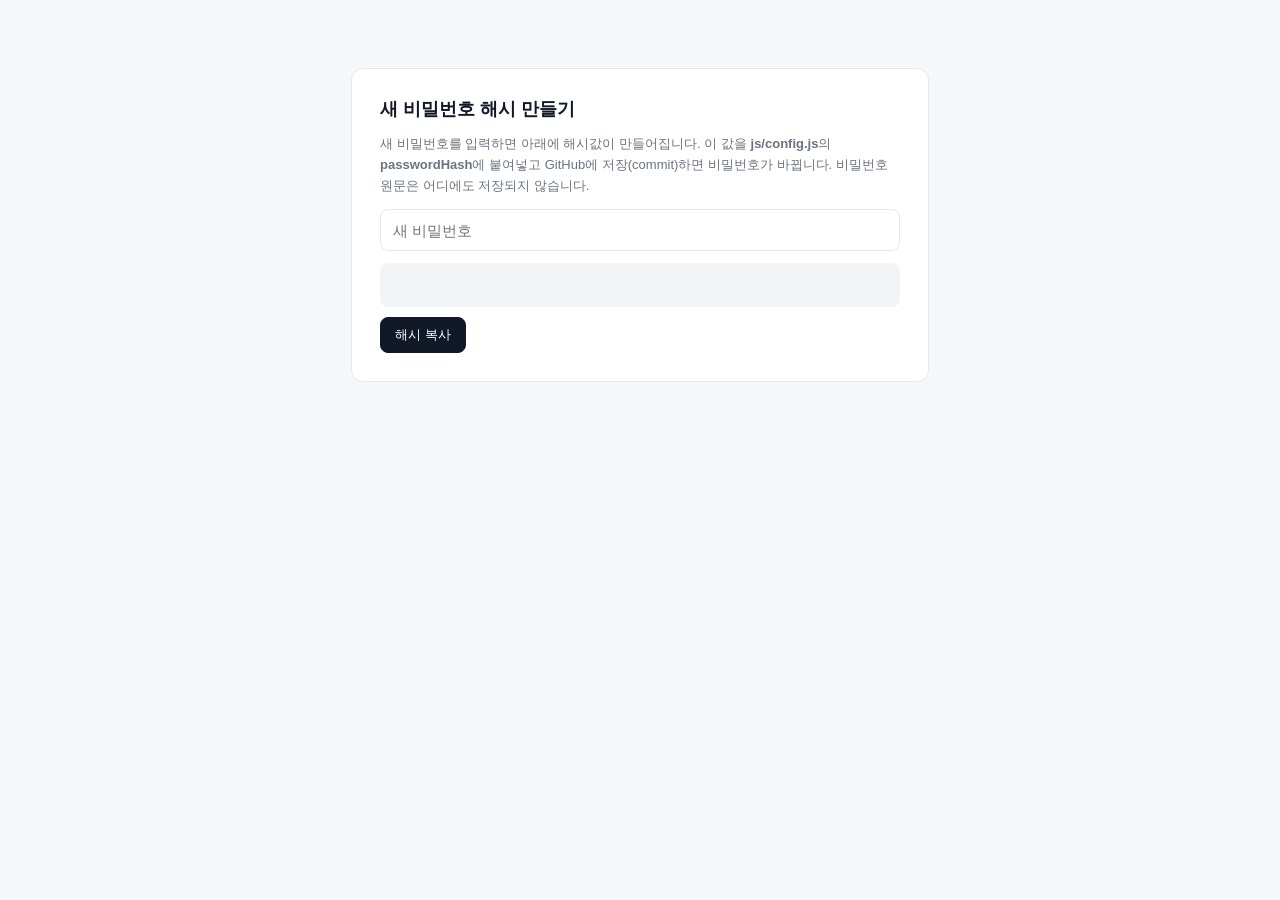
<file: tools/password.html>
<!doctype html>
<html lang="ko"><head><meta charset="utf-8"><meta name="viewport" content="width=device-width, initial-scale=1"><meta name="robots" content="noindex">
<title>비밀번호 해시 만들기</title>
<style>body{font-family:Pretendard,-apple-system,"Malgun Gothic",sans-serif;background:#F6F7F9;display:flex;justify-content:center;padding:60px 16px;color:#111827}
.c{background:#fff;border:1px solid #E5E7EB;border-radius:12px;padding:28px;width:520px}h1{font-size:18px;margin:0 0 6px}p{color:#6B7280;font-size:13px;line-height:1.6}
input{width:100%;height:42px;border:1px solid #E5E7EB;border-radius:8px;padding:0 12px;font-size:15px;box-sizing:border-box}
code{display:block;word-break:break-all;background:#F3F4F6;border-radius:8px;padding:12px;margin-top:12px;font-size:13px;min-height:20px}
button{margin-top:10px;height:36px;padding:0 14px;border:1px solid #111827;background:#111827;color:#fff;border-radius:8px;cursor:pointer}</style></head>
<body><div class="c"><h1>새 비밀번호 해시 만들기</h1>
<p>새 비밀번호를 입력하면 아래에 해시값이 만들어집니다. 이 값을 <b>js/config.js</b>의 <b>passwordHash</b>에 붙여넣고 GitHub에 저장(commit)하면 비밀번호가 바뀝니다. 비밀번호 원문은 어디에도 저장되지 않습니다.</p>
<input id="p" type="text" placeholder="새 비밀번호"><code id="o"></code><button id="b">해시 복사</button></div>
<script>
const p=document.getElementById('p'),o=document.getElementById('o');
p.oninput=async()=>{if(!p.value){o.textContent='';return;}const b=await crypto.subtle.digest('SHA-256',new TextEncoder().encode(p.value));o.textContent=Array.from(new Uint8Array(b)).map(x=>x.toString(16).padStart(2,'0')).join('');};
document.getElementById('b').onclick=()=>{navigator.clipboard.writeText(o.textContent);document.getElementById('b').textContent='복사됨';};
</script></body></html>
</file>
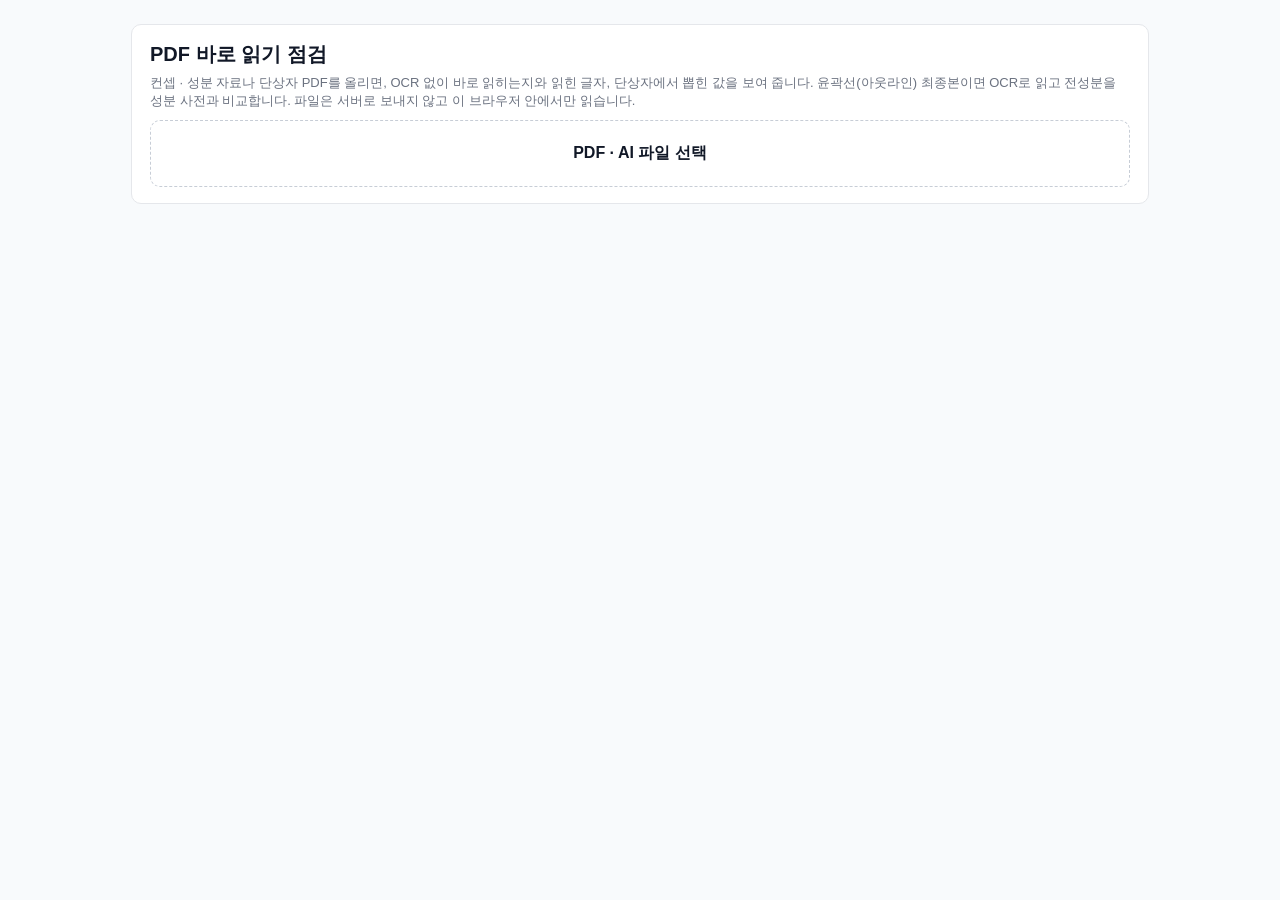
<file: tools/pdf-check.html>
<!doctype html>
<html lang="ko">
<head>
<meta charset="utf-8">
<meta name="viewport" content="width=device-width, initial-scale=1">
<meta name="robots" content="noindex, nofollow">
<title>PDF 바로 읽기 점검</title>
<style>
body{font-family:Pretendard,-apple-system,"Segoe UI",sans-serif;margin:0;padding:24px;color:#111827;background:#f8fafc}
.card{background:#fff;border:1px solid #e5e7eb;border-radius:10px;padding:16px 18px;max-width:980px;margin:0 auto 14px}
h1{font-size:20px;margin:0 0 6px}p{color:#6b7280;font-size:13px;margin:4px 0}
label.drop{display:block;border:1.5px dashed #c7cdd6;border-radius:10px;padding:22px;text-align:center;cursor:pointer;margin-top:10px}
label.drop:hover{border-color:#2563eb}
table{width:100%;border-collapse:collapse;font-size:13px}td{border-top:1px solid #f1f5f9;padding:6px;vertical-align:top}
td.k{width:150px;color:#6b7280}pre{white-space:pre-wrap;word-break:break-all;font-size:12px;max-height:420px;overflow:auto;background:#f9fafb;border:1px solid #e5e7eb;border-radius:6px;padding:10px}
.ok{color:#166534;font-weight:600}.bad{color:#b91c1c;font-weight:600}
</style>
</head>
<body>
<div class="card">
  <h1>PDF 바로 읽기 점검</h1>
  <p>컨셉 · 성분 자료나 단상자 PDF를 올리면, OCR 없이 바로 읽히는지와 읽힌 글자, 단상자에서 뽑힌 값을 보여 줍니다. 윤곽선(아웃라인) 최종본이면 OCR로 읽고 전성분을 성분 사전과 비교합니다. 파일은 서버로 보내지 않고 이 브라우저 안에서만 읽습니다.</p>
  <label class="drop"><input type="file" id="f" accept=".pdf,.ai" hidden><b>PDF · AI 파일 선택</b></label>
</div>
<div class="card" id="out" hidden></div>
<script src="../js/v10-pdf.js?v=11"></script>
<script src="../js/v11-outline.js?v=11"></script>
<script>
(function () {
  var $ = function (s) { return document.querySelector(s); };
  var esc = function (s) { return String(s == null ? '' : s).replace(/[&<>"]/g, function (c) { return { '&': '&amp;', '<': '&lt;', '>': '&gt;', '"': '&quot;' }[c]; }); };
  $('#f').addEventListener('change', async function () {
    var file = this.files[0];
    if (!file) return;
    var out = $('#out');
    out.hidden = false;
    out.innerHTML = '<p>읽는 중입니다…</p>';
    try {
      var r = await V10.readPdf(file);
      var st = r.stats, verdict, ocr = false;
      if (st.garbled) verdict = '<span class="bad">글꼴 정보가 깨진 PDF · 바로 읽기 불가</span>';
      else if (st.good >= 30) verdict = '<span class="ok">바로 읽기 가능 · OCR 필요 없음</span>';
      else {
        var d = await V10.diagnose(r.pdf);
        verdict = '<span class="bad">' + (d.kind === 'outline' ? '글자가 윤곽선(도형)으로 변환됨' : d.kind === 'image' ? '스캔 이미지' : '글자 없음') + '</span>';
      }
      if ((st.garbled || st.good < 30) && window.V11) {
        var t0 = Date.now();
        r = await V11.ocrPdf(r.pdf, {
          onProgress: function (p) {
            out.innerHTML = '<p>OCR로 읽는 중입니다… ' + (p.phase === 'layout' ? p.page + '쪽 글자 위치 찾기' : p.page + '쪽 덩어리 ' + p.block + '/' + p.blocks) + '</p>';
          }
        });
        st = r.stats;
        ocr = true;
        verdict += ' → <b>OCR로 읽음</b> · 평균 신뢰도 ' + r.conf + '% · ' + Math.round((Date.now() - t0) / 1000) + '초';
      }
      var dup = r.pages.reduce(function (s, p) { return s + (p.dupCount || 0); }, 0);
      var c = V10.parseCarton(r);
      var rows = [['제품명', c.name], ['영문 제품명', c.en], ['용량', c.vol], ['전성분', c.inci], ['대표성분 함량', c.content], ['기능성', c.func], ['사용법', c.usage], ['사용기한', c.expiry], ['책임판매업자', c.seller], ['제조업자', c.maker], ['상담 전화', c.phone], ['추가 주의사항', c.caution]]
        .map(function (x) { return '<tr><td class="k">' + x[0] + '</td><td>' + (x[1] ? esc(x[1]).replace(/\n/g, '<br>') : '-') + '</td></tr>'; }).join('');
      out.innerHTML = '<table>' +
        '<tr><td class="k">파일</td><td>' + esc(file.name) + ' · ' + r.pdf.numPages + '쪽</td></tr>' +
        '<tr><td class="k">판정</td><td>' + verdict + '</td></tr>' +
        '<tr><td class="k">읽은 글자</td><td>' + st.good.toLocaleString() + '자 (깨진 글자 ' + st.bad + ' · 중복 제거 ' + dup + '조각)</td></tr>' +
        '</table><h3 style="font-size:15px;margin:16px 0 6px">단상자로 읽었을 때 채워지는 값</h3><table>' + rows + '</table>' +
        '<div id="v11slot"></div>' +
        '<h3 style="font-size:15px;margin:16px 0 6px">' + (ocr ? 'OCR로 읽은 글자' : '바로 읽은 글자 (읽는 순서 정렬 후)') + '</h3><pre>' + esc(r.text.slice(0, 20000)) + '</pre>';
      if (ocr && c.inci) {
        c.inciOcr = c.inci;
        V11.mountInci(document.getElementById('v11slot'), { data: c, r: r, base: '' });
      }
    } catch (e) {
      out.innerHTML = '<p class="bad">' + esc(e.message || e) + '</p>';
    }
    this.value = '';
  });
})();
</script>
</body>
</html>
</file>
